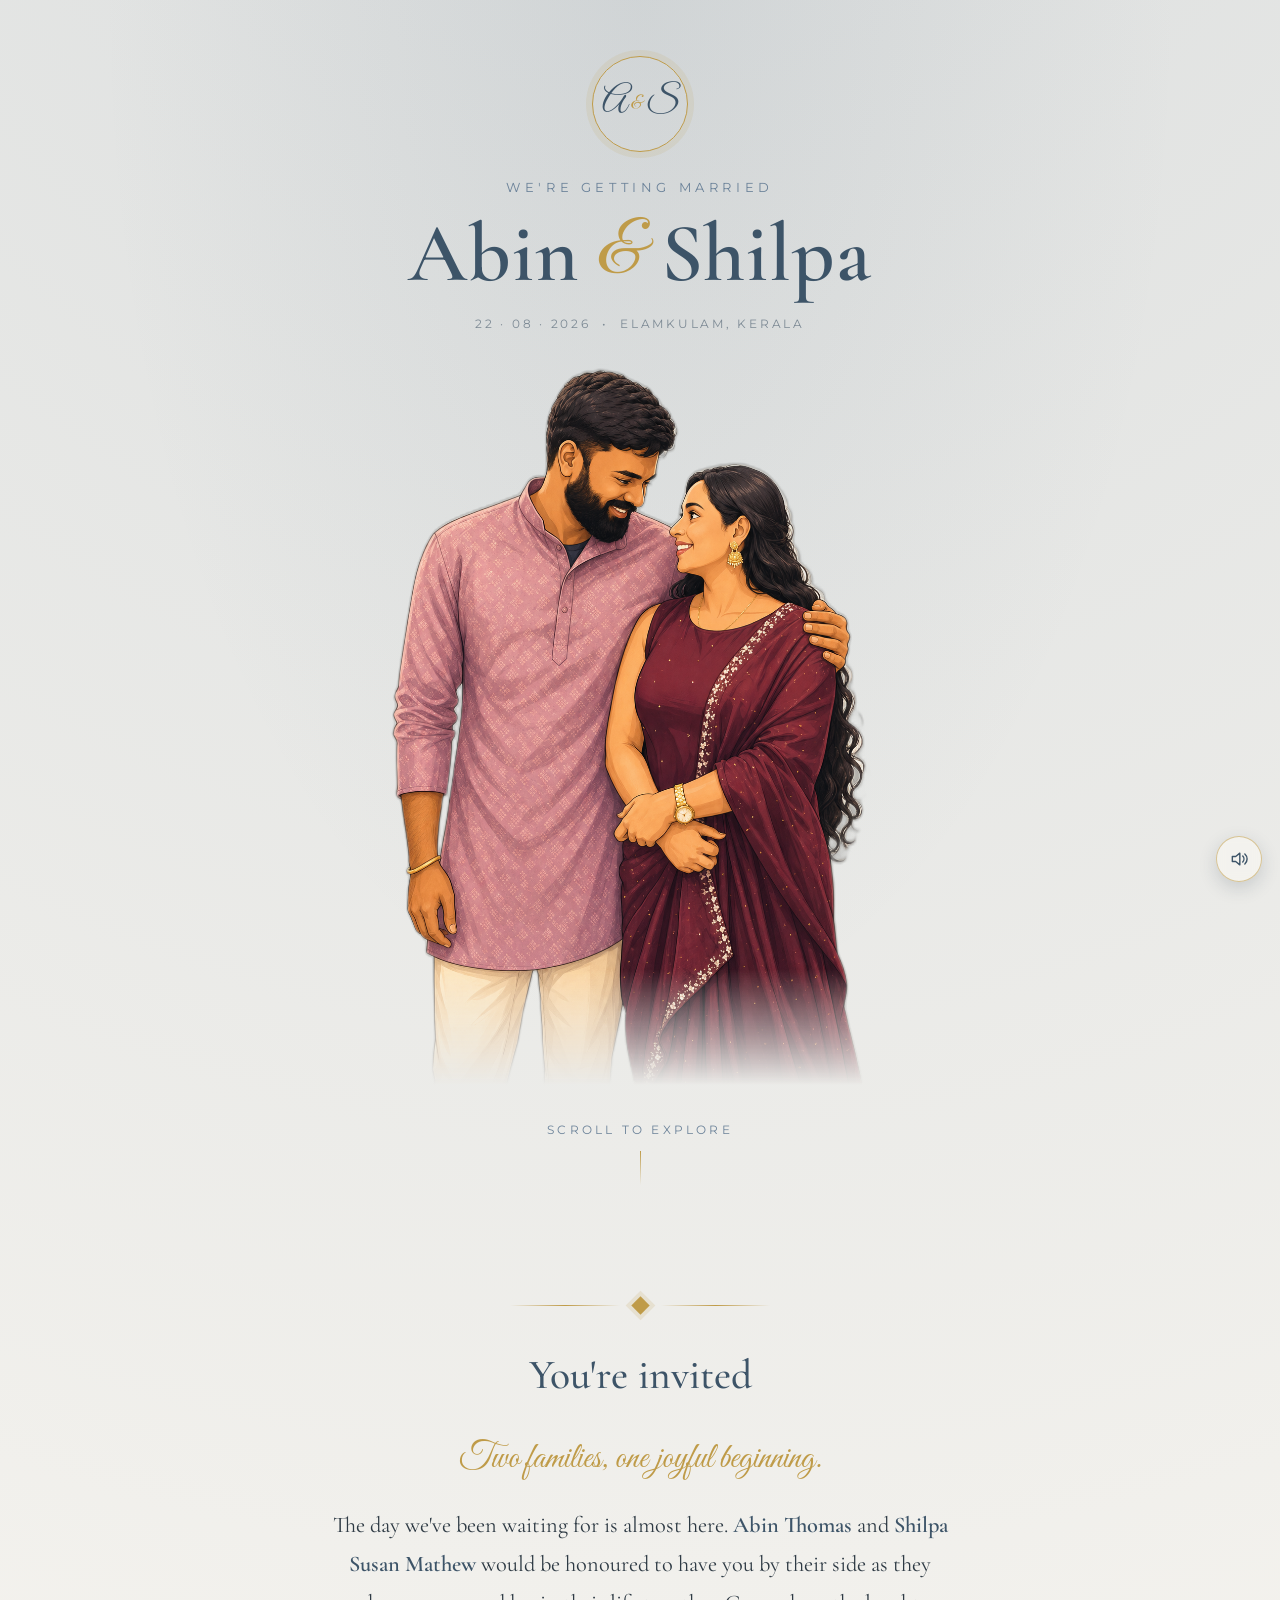
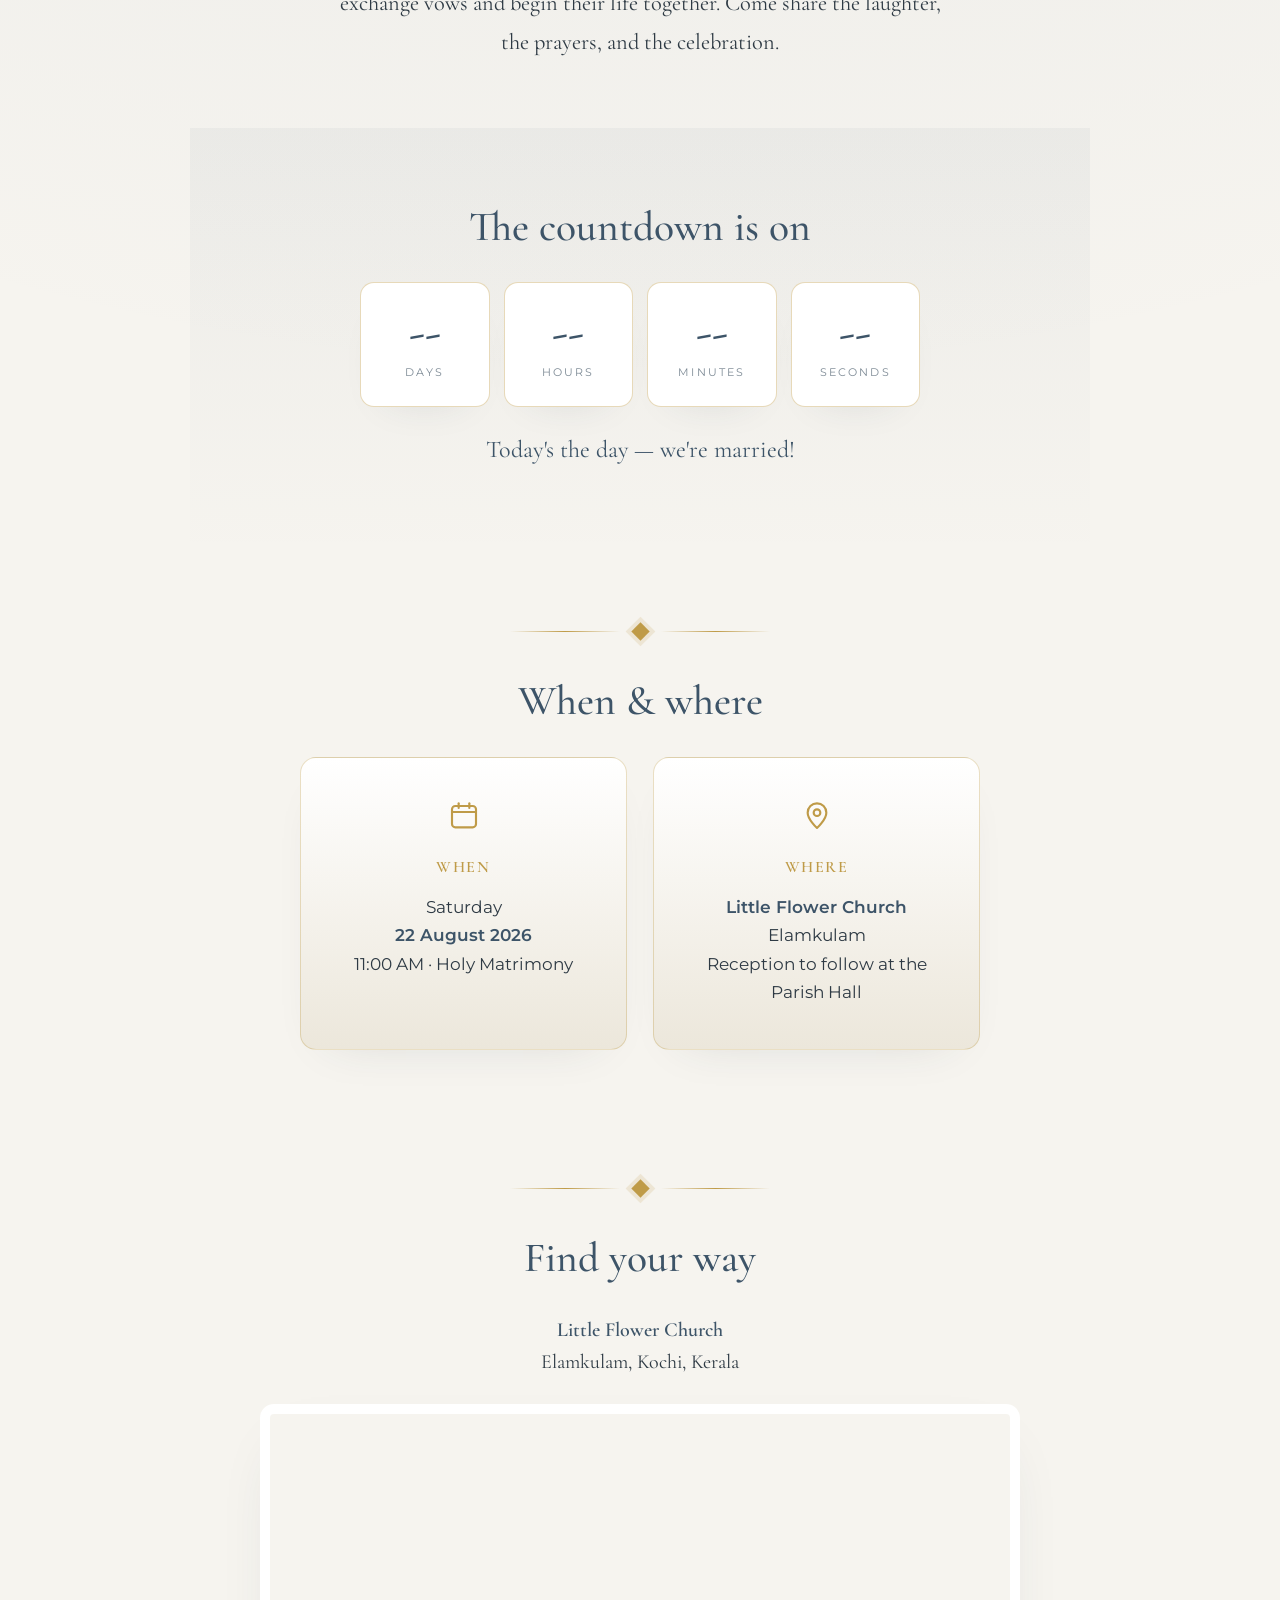
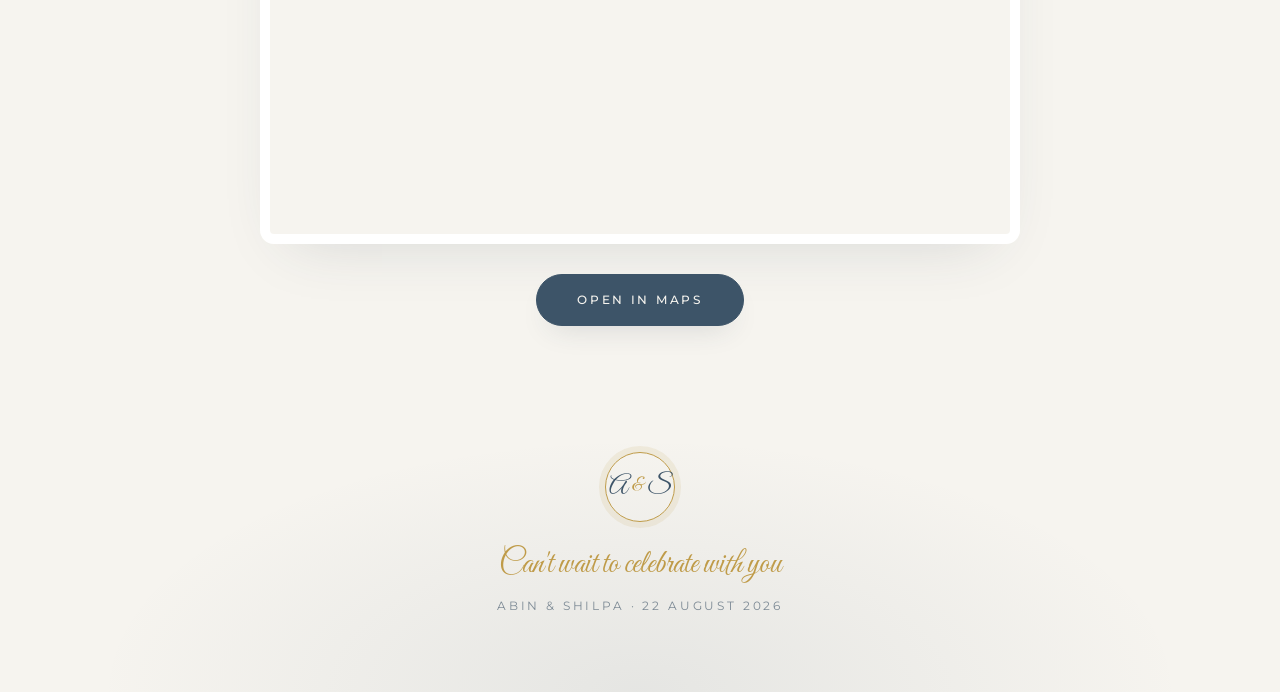
<file: index.html>
<!DOCTYPE html>
<html lang="en">
<head>
  <meta charset="UTF-8" />
  <meta name="viewport" content="width=device-width, initial-scale=1.0" />
  <title>Abin &amp; Shilpa &middot; We're Getting Married</title>
  <meta name="description" content="Abin Thomas and Shilpa Susan Mathew are getting married on 22 August 2026 at Little Flower Church, Elamkulam. Join us to celebrate." />

  <link rel="preconnect" href="https://fonts.googleapis.com" />
  <link rel="preconnect" href="https://fonts.gstatic.com" crossorigin />
  <link href="https://fonts.googleapis.com/css2?family=Cormorant+Garamond:ital,wght@0,400;0,500;0,600;1,400;1,500&family=Montserrat:wght@300;400;500;600&family=Great+Vibes&display=swap" rel="stylesheet" />

  <link rel="stylesheet" href="styles.css" />
</head>
<body>

  <!-- Decorative floating petals -->
  <div class="petals" aria-hidden="true"></div>

  <!-- Soft background music -->
  <!-- <audio id="bg-music" src="music.wav" loop preload="auto" autoplay></audio> -->
  <button id="music-toggle" class="music-toggle is-playing" type="button"
          aria-label="Toggle background music" aria-pressed="true">
    <svg class="music-toggle__on" viewBox="0 0 24 24" width="20" height="20" fill="none"
         stroke="currentColor" stroke-width="1.7" stroke-linecap="round" stroke-linejoin="round" aria-hidden="true">
      <path d="M4 9v6h4l5 4V5L8 9H4Z"></path>
      <path d="M16.5 8.5a5 5 0 0 1 0 7"></path>
      <path d="M19 6a8 8 0 0 1 0 12"></path>
    </svg>
    <svg class="music-toggle__off" viewBox="0 0 24 24" width="20" height="20" fill="none"
         stroke="currentColor" stroke-width="1.7" stroke-linecap="round" stroke-linejoin="round" aria-hidden="true">
      <path d="M4 9v6h4l5 4V5L8 9H4Z"></path>
      <line x1="16" y1="9" x2="21" y2="14"></line>
      <line x1="21" y1="9" x2="16" y2="14"></line>
    </svg>
  </button>

  <!-- ===== Hero ===== -->
  <header class="hero">
    <div class="hero__inner reveal">
      <div class="monogram" aria-hidden="true"><span>A</span><small>&amp;</small><span>S</span></div>

      <p class="hero__eyebrow">We're getting married</p>

      <div class="names">
        <h1 class="names__name">Abin</h1>
        <span class="names__amp">&amp;</span>
        <h1 class="names__name">Shilpa</h1>
      </div>

      <p class="hero__meta">22 &middot; 08 &middot; 2026 &nbsp;&bull;&nbsp; Elamkulam, Kerala</p>

      <figure class="hero__photo">
        <img src="couple-hero.png" alt="Illustration of Abin and Shilpa together" loading="eager" />
      </figure>

      <p class="hero__scroll" aria-hidden="true">Scroll to explore</p>
    </div>
  </header>

  <main>
    <!-- ===== Invitation note ===== -->
    <section class="section invite reveal" aria-label="Invitation">
      <div class="divider" aria-hidden="true">
        <span class="divider__line"></span>
        <span class="divider__leaf"></span>
        <span class="divider__line"></span>
      </div>
      <h2 class="section__title">You're invited</h2>
      <p class="invite__lead">Two families, one joyful beginning.</p>
      <p class="invite__text">
        The day we've been waiting for is almost here.
        <strong>Abin Thomas</strong> and <strong>Shilpa Susan Mathew</strong> would be honoured
        to have you by their side as they exchange vows and begin their life together.
        Come share the laughter, the prayers, and the celebration.
      </p>
    </section>

    <!-- ===== Countdown ===== -->
    <section class="section countdown reveal" aria-label="Countdown to the wedding">
      <h2 class="section__title">The countdown is on</h2>
      <div class="countdown__grid" id="countdown">
        <div class="countdown__unit"><span class="countdown__num" data-days>--</span><span class="countdown__label">Days</span></div>
        <div class="countdown__unit"><span class="countdown__num" data-hours>--</span><span class="countdown__label">Hours</span></div>
        <div class="countdown__unit"><span class="countdown__num" data-minutes>--</span><span class="countdown__label">Minutes</span></div>
        <div class="countdown__unit"><span class="countdown__num" data-seconds>--</span><span class="countdown__label">Seconds</span></div>
      </div>
      <p class="countdown__done" id="countdown-done" hidden>Today's the day &mdash; we're married!</p>
    </section>

    <!-- ===== When & where ===== -->
    <section class="section details reveal" aria-label="When and where">
      <div class="divider" aria-hidden="true">
        <span class="divider__line"></span>
        <span class="divider__leaf"></span>
        <span class="divider__line"></span>
      </div>
      <h2 class="section__title">When &amp; where</h2>
      <div class="details__grid">
        <div class="details__item">
          <span class="details__icon" aria-hidden="true">
            <svg viewBox="0 0 24 24" width="1em" height="1em" fill="none" stroke="currentColor" stroke-width="1.6" stroke-linecap="round" stroke-linejoin="round" role="img">
              <rect x="3" y="4.5" width="18" height="16" rx="2.5"></rect>
              <line x1="3" y1="9" x2="21" y2="9"></line>
              <line x1="8" y1="2.5" x2="8" y2="6"></line>
              <line x1="16" y1="2.5" x2="16" y2="6"></line>
            </svg>
          </span>
          <h3 class="details__heading">When</h3>
          <p class="details__text">Saturday<br /><strong>22 August 2026</strong><br />11:00 AM &middot; Holy Matrimony</p>
        </div>
        <div class="details__item">
          <span class="details__icon" aria-hidden="true">
            <svg viewBox="0 0 24 24" width="1em" height="1em" fill="none" stroke="currentColor" stroke-width="1.6" stroke-linecap="round" stroke-linejoin="round" role="img">
              <path d="M12 21s7-6.5 7-11.5a7 7 0 1 0-14 0C5 14.5 12 21 12 21Z"></path>
              <circle cx="12" cy="9.5" r="2.5"></circle>
            </svg>
          </span>
          <h3 class="details__heading">Where</h3>
          <p class="details__text"><strong>Little Flower Church</strong><br />Elamkulam<br />Reception to follow at the Parish Hall</p>
        </div>
      </div>
    </section>

    <!-- ===== Venue ===== -->
    <section class="section venue reveal" aria-label="Venue">
      <div class="divider" aria-hidden="true">
        <span class="divider__line"></span>
        <span class="divider__leaf"></span>
        <span class="divider__line"></span>
      </div>
      <h2 class="section__title">Find your way</h2>
      <p class="venue__place"><strong>Little Flower Church</strong><br />Elamkulam, Kochi, Kerala</p>
      <div class="map__frame">
        <iframe
          title="Map to Little Flower Church, Elamkulam"
          src="https://www.google.com/maps?q=Little+Flower+Church+Elamkulam&output=embed"
          loading="lazy"
          referrerpolicy="no-referrer-when-downgrade"
          allowfullscreen></iframe>
      </div>
      <a class="btn" href="https://www.google.com/maps/search/?api=1&query=Little+Flower+Church+Elamkulam" target="_blank" rel="noopener">Open in Maps</a>
    </section>
  </main>

  <!-- ===== Footer ===== -->
  <footer class="footer reveal">
    <div class="monogram monogram--sm" aria-hidden="true"><span>A</span><small>&amp;</small><span>S</span></div>
    <p class="footer__msg">Can't wait to celebrate with you</p>
    <p class="footer__date">Abin &amp; Shilpa &middot; 22 August 2026</p>
  </footer>

  <script src="script.js"></script>
</body>
</html>
</file>
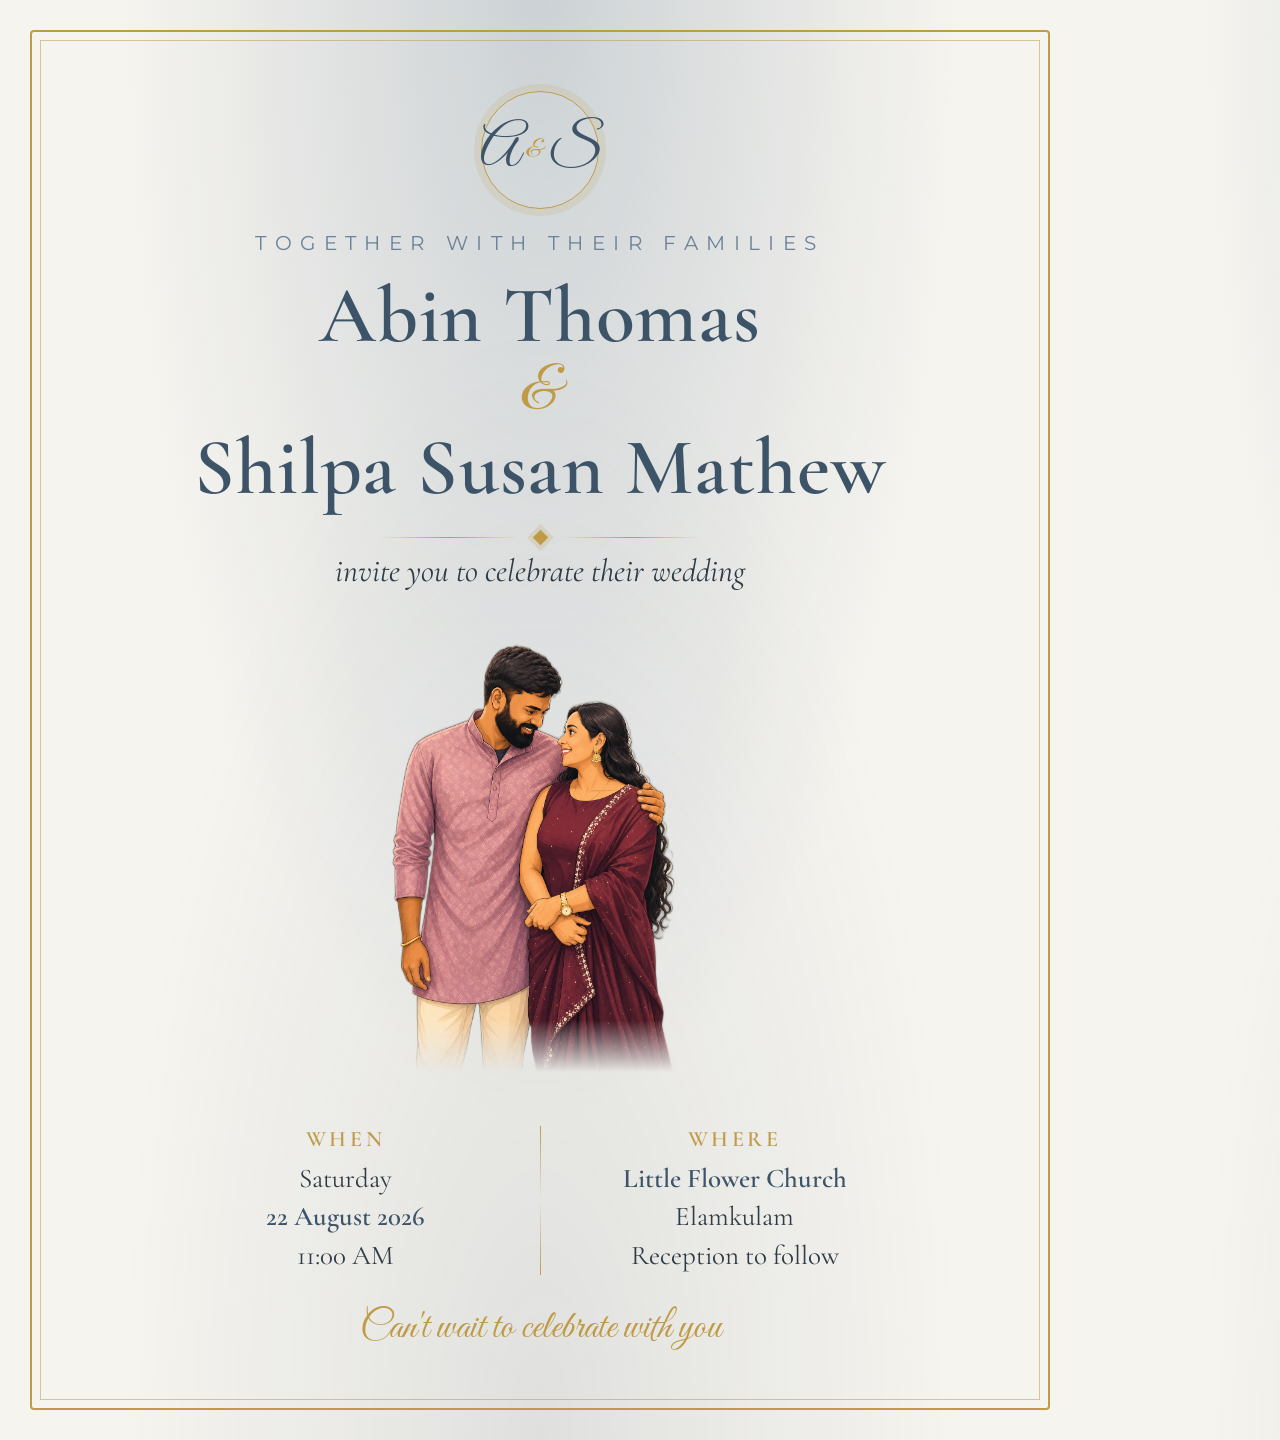
<file: invite-card.html>
<!DOCTYPE html>
<html lang="en">
<head>
<meta charset="UTF-8" />
<link rel="preconnect" href="https://fonts.googleapis.com" />
<link rel="preconnect" href="https://fonts.gstatic.com" crossorigin />
<link href="https://fonts.googleapis.com/css2?family=Cormorant+Garamond:ital,wght@0,400;0,500;0,600;1,400;1,500&family=Montserrat:wght@300;400;500;600&family=Great+Vibes&display=swap" rel="stylesheet" />
<style>
  :root {
    --blue: #3d5468;
    --blue-deep: #2b3d4d;
    --blue-mid: #6b8299;
    --blue-soft: #a9bccd;
    --gold: #bf9b48;
    --gold-soft: #e0c883;
    --ivory: #f6f4ef;
    --ivory-warm: #ece7db;
    --ink: #2e3a44;
    --muted: #7d8a95;
    --serif: "Cormorant Garamond", Georgia, serif;
    --script: "Great Vibes", cursive;
    --sans: "Montserrat", Arial, sans-serif;
  }
  * { box-sizing: border-box; margin: 0; padding: 0; }
  html, body { width: 1080px; height: 1440px; }
  body {
    font-family: var(--sans);
    color: var(--ink);
    background:
      radial-gradient(ellipse at 50% 0%, rgba(107, 130, 153, 0.30), transparent 55%),
      radial-gradient(ellipse at 50% 100%, rgba(61, 84, 104, 0.12), transparent 55%),
      var(--ivory);
  }
  .card { width: 1080px; height: 1440px; padding: 30px; }
  .frame {
    width: 100%;
    height: 100%;
    border: 2px solid var(--gold);
    border-radius: 4px;
    padding: 8px;
  }
  .inner {
    width: 100%;
    height: 100%;
    border: 1px solid rgba(191, 155, 72, 0.55);
    display: flex;
    flex-direction: column;
    align-items: center;
    text-align: center;
    padding: 50px 64px 46px;
  }
  .monogram {
    display: inline-flex;
    align-items: center;
    justify-content: center;
    gap: 6px;
    width: 118px;
    height: 118px;
    border: 1px solid var(--gold);
    border-radius: 50%;
    color: var(--blue);
    font-family: var(--script);
    box-shadow: 0 0 0 7px rgba(191,155,72,0.14);
    margin-bottom: 22px;
  }
  .monogram span { font-size: 56px; line-height: 1; }
  .monogram small { font-size: 26px; color: var(--gold); }
  .eyebrow {
    font-size: 20px;
    letter-spacing: 0.42em;
    text-transform: uppercase;
    color: var(--blue-mid);
    margin-bottom: 20px;
  }
  .names {
    display: flex;
    flex-direction: column;
    align-items: center;
    gap: 2px;
  }
  .names__name {
    font-family: var(--serif);
    font-weight: 600;
    color: var(--blue);
    font-size: 80px;
    line-height: 1.02;
    letter-spacing: 0.01em;
  }
  .names__amp {
    font-family: var(--script);
    font-size: 62px;
    color: var(--gold);
    line-height: 1;
    margin: 2px 0;
  }
  .divider {
    display: flex;
    align-items: center;
    justify-content: center;
    gap: 16px;
    width: 320px;
    margin: 24px 0 8px;
  }
  .divider__line { height: 1px; flex: 1; background: linear-gradient(90deg, transparent, var(--gold), transparent); }
  .divider__diamond { width: 11px; height: 11px; background: var(--gold); transform: rotate(45deg); box-shadow: 0 0 0 4px rgba(191,155,72,0.2); }
  .subtitle {
    font-family: var(--serif);
    font-style: italic;
    font-size: 32px;
    color: var(--ink);
  }
  .photo {
    flex: 1;
    display: flex;
    align-items: center;
    justify-content: center;
    width: 100%;
    min-height: 0;
    margin: 6px 0 4px;
  }
  .photo img {
    max-height: 430px;
    max-width: 76%;
    object-fit: contain;
    -webkit-mask-image: linear-gradient(to bottom, #000 88%, rgba(0,0,0,0) 100%);
    mask-image: linear-gradient(to bottom, #000 88%, rgba(0,0,0,0) 100%);
  }
  .details {
    display: flex;
    align-items: stretch;
    justify-content: center;
    gap: 44px;
    margin-top: 4px;
  }
  .details__col { flex: 0 0 300px; width: 300px; }
  .details__sep { width: 1px; background: linear-gradient(var(--gold), transparent, var(--gold)); }
  .details__label {
    font-family: var(--serif);
    font-weight: 600;
    letter-spacing: 0.16em;
    text-transform: uppercase;
    color: var(--gold);
    font-size: 22px;
    margin-bottom: 8px;
  }
  .details__text { font-family: var(--serif); font-size: 27px; line-height: 1.42; color: var(--ink); }
  .details__text strong { color: var(--blue); font-weight: 600; }
  .footer {
    margin-top: 28px;
    font-family: var(--script);
    font-size: 40px;
    color: var(--gold);
  }
</style>
</head>
<body>
  <div class="card">
    <div class="frame">
      <div class="inner">
        <div class="monogram"><span>A</span><small>&amp;</small><span>S</span></div>
        <p class="eyebrow">Together with their families</p>

        <div class="names">
          <div class="names__name">Abin Thomas</div>
          <span class="names__amp">&amp;</span>
          <div class="names__name">Shilpa Susan Mathew</div>
        </div>

        <div class="divider">
          <span class="divider__line"></span>
          <span class="divider__diamond"></span>
          <span class="divider__line"></span>
        </div>
        <p class="subtitle">invite you to celebrate their wedding</p>

        <div class="photo"><img src="couple-hero.png" alt="" /></div>

        <div class="details">
          <div class="details__col">
            <div class="details__label">When</div>
            <div class="details__text">Saturday<br /><strong>22 August 2026</strong><br />11:00 AM</div>
          </div>
          <div class="details__sep"></div>
          <div class="details__col">
            <div class="details__label">Where</div>
            <div class="details__text"><strong>Little Flower Church</strong><br />Elamkulam<br />Reception to follow</div>
          </div>
        </div>

        <p class="footer">Can't wait to celebrate with you</p>
      </div>
    </div>
  </div>
</body>
</html>
</file>
<file: styles.css>
:root {
  --blue: #3d5468;
  --blue-deep: #2b3d4d;
  --blue-mid: #6b8299;
  --blue-soft: #a9bccd;
  --gold: #bf9b48;
  --gold-soft: #e0c883;
  --ivory: #f6f4ef;
  --ivory-warm: #ece7db;
  --ink: #2e3a44;
  --muted: #7d8a95;
  --shadow: rgba(43, 61, 77, 0.18);

  --serif: "Cormorant Garamond", Georgia, serif;
  --script: "Great Vibes", "Cormorant Garamond", cursive;
  --sans: "Montserrat", "Helvetica Neue", Arial, sans-serif;
}

* { box-sizing: border-box; }

html { scroll-behavior: smooth; }

body {
  margin: 0;
  font-family: var(--sans);
  color: var(--ink);
  background:
    radial-gradient(circle at 50% -10%, rgba(107, 130, 153, 0.2), transparent 55%),
    var(--ivory);
  line-height: 1.6;
  overflow-x: hidden;
  -webkit-font-smoothing: antialiased;
}

img { max-width: 100%; display: block; }

/* ===== Reveal animation (progressive enhancement) ===== */
.js-enabled .reveal {
  opacity: 0;
  transform: translateY(28px);
  transition: opacity 1s ease, transform 1s ease;
}
.js-enabled .reveal.is-visible {
  opacity: 1;
  transform: none;
}
@media (prefers-reduced-motion: reduce) {
  .js-enabled .reveal { opacity: 1; transform: none; transition: none; }
  html { scroll-behavior: auto; }
}

/* ===== Monogram ===== */
.monogram {
  display: inline-flex;
  align-items: center;
  justify-content: center;
  gap: 4px;
  width: 96px;
  height: 96px;
  margin: 0 auto 26px;
  border: 1px solid var(--gold);
  border-radius: 50%;
  color: var(--blue);
  font-family: var(--script);
  box-shadow: 0 0 0 6px rgba(191, 155, 72, 0.12);
}
.monogram span { font-size: 2.2rem; line-height: 1; }
.monogram small { font-size: 1.1rem; color: var(--gold); }
.monogram--sm {
  width: 70px;
  height: 70px;
  margin-bottom: 18px;
}
.monogram--sm span { font-size: 1.6rem; }

/* ===== Divider ===== */
.divider {
  display: flex;
  align-items: center;
  justify-content: center;
  gap: 14px;
  margin: 0 auto 30px;
  max-width: 260px;
}
.divider__line {
  height: 1px;
  flex: 1;
  background: linear-gradient(90deg, transparent, var(--gold), transparent);
}
.divider__leaf {
  width: 13px;
  height: 13px;
  flex: 0 0 auto;
  background: var(--gold);
  transform: rotate(45deg);
  box-shadow: 0 0 0 4px rgba(191, 155, 72, 0.16);
}

/* ===== Hero ===== */
.hero {
  min-height: 100vh;
  display: flex;
  align-items: center;
  justify-content: center;
  padding: 56px 22px 48px;
  text-align: center;
  background:
    radial-gradient(ellipse at top, rgba(61, 84, 104, 0.09), transparent 60%);
}
.hero__inner { max-width: 760px; width: 100%; }

.hero__eyebrow {
  font-size: 0.8rem;
  letter-spacing: 0.36em;
  text-transform: uppercase;
  color: var(--blue-mid);
  margin: 0 0 14px;
}

.names {
  display: flex;
  align-items: center;
  justify-content: center;
  gap: 18px;
  flex-wrap: wrap;
}
.names__name {
  font-family: var(--serif);
  font-weight: 600;
  color: var(--blue);
  font-size: clamp(2.6rem, 11vw, 5.2rem);
  line-height: 1;
  margin: 0;
  letter-spacing: 0.01em;
}
.names__amp {
  font-family: var(--script);
  font-size: clamp(2.6rem, 10vw, 4.6rem);
  color: var(--gold);
  line-height: 1;
}

.hero__meta {
  font-family: var(--sans);
  font-weight: 400;
  letter-spacing: 0.22em;
  text-transform: uppercase;
  font-size: 0.78rem;
  color: var(--muted);
  margin: 18px 0 30px;
}

.hero__photo {
  margin: 4px auto 0;
  max-width: 500px;
  padding: 0;
  background: none;
  border: 0;
  box-shadow: none;
}
.hero__photo img {
  width: 100%;
  height: auto;
  -webkit-mask-image: linear-gradient(to bottom, #000 84%, rgba(0, 0, 0, 0) 100%);
  mask-image: linear-gradient(to bottom, #000 84%, rgba(0, 0, 0, 0) 100%);
}

.hero__scroll {
  margin: 36px 0 0;
  font-size: 0.72rem;
  letter-spacing: 0.28em;
  text-transform: uppercase;
  color: var(--blue-mid);
  position: relative;
}
.hero__scroll::after {
  content: "";
  display: block;
  width: 1px;
  height: 34px;
  margin: 12px auto 0;
  background: linear-gradient(var(--gold), transparent);
  animation: scrollPulse 2.2s ease-in-out infinite;
}
@keyframes scrollPulse {
  0%, 100% { opacity: 0.3; transform: scaleY(0.6); }
  50% { opacity: 1; transform: scaleY(1); }
}

/* ===== Sections ===== */
.section {
  max-width: 900px;
  margin: 0 auto;
  padding: 66px 22px;
  text-align: center;
}
.section__title {
  font-family: var(--serif);
  font-weight: 500;
  font-size: clamp(1.7rem, 5.4vw, 2.6rem);
  color: var(--blue);
  margin: 0 0 22px;
}

/* ===== Invitation note ===== */
.invite__lead {
  font-family: var(--script);
  font-size: clamp(1.6rem, 5vw, 2.2rem);
  color: var(--gold);
  margin: 0 0 18px;
}
.invite__text {
  max-width: 620px;
  margin: 0 auto;
  font-family: var(--serif);
  font-size: clamp(1.1rem, 3vw, 1.4rem);
  color: var(--ink);
  line-height: 1.75;
}
.invite__text strong { color: var(--blue); font-weight: 600; }

/* ===== Countdown ===== */
.countdown {
  background: linear-gradient(180deg, rgba(61, 84, 104, 0.05), transparent);
}
.countdown__grid {
  display: grid;
  grid-template-columns: repeat(4, 1fr);
  gap: 14px;
  max-width: 560px;
  margin: 0 auto;
}
.countdown__unit {
  background: #fff;
  border: 1px solid rgba(191, 155, 72, 0.38);
  border-radius: 14px;
  padding: 24px 8px;
  box-shadow: 0 18px 44px -30px var(--shadow);
}
.countdown__num {
  display: block;
  font-family: var(--serif);
  font-weight: 600;
  font-size: clamp(1.9rem, 7vw, 3.1rem);
  color: var(--blue);
  line-height: 1;
  font-variant-numeric: tabular-nums;
}
.countdown__label {
  display: block;
  margin-top: 8px;
  font-size: 0.66rem;
  letter-spacing: 0.2em;
  text-transform: uppercase;
  color: var(--muted);
}
.countdown__done {
  font-family: var(--serif);
  font-size: 1.5rem;
  color: var(--blue);
  margin-top: 24px;
}

/* ===== When & where (details cards) ===== */
.details__grid {
  display: grid;
  grid-template-columns: repeat(2, 1fr);
  gap: 26px;
  max-width: 680px;
  margin: 0 auto;
}
.details__item {
  background: linear-gradient(180deg, #fff, var(--ivory-warm));
  border: 1px solid rgba(191, 155, 72, 0.32);
  border-radius: 16px;
  padding: 42px 28px;
  box-shadow: 0 18px 48px -32px var(--shadow);
}
.details__icon {
  font-size: 2rem;
  display: inline-flex;
  color: var(--gold);
}
.details__heading {
  font-family: var(--serif);
  font-weight: 600;
  letter-spacing: 0.1em;
  color: var(--gold);
  text-transform: uppercase;
  font-size: 1rem;
  margin: 16px 0 12px;
}
.details__text { margin: 0; font-size: 1.05rem; line-height: 1.7; }
.details__text strong { color: var(--blue); font-weight: 600; }

/* ===== Venue ===== */
.venue__place {
  font-family: var(--serif);
  font-size: 1.25rem;
  color: var(--ink);
  margin: 0 0 26px;
}
.venue__place strong { color: var(--blue); font-weight: 600; }
.map__frame {
  max-width: 760px;
  margin: 0 auto 30px;
  border: 10px solid #fff;
  border-radius: 14px;
  overflow: hidden;
  box-shadow: 0 24px 60px -30px var(--shadow);
}
.map__frame iframe {
  width: 100%;
  height: 420px;
  border: 0;
  display: block;
}

.btn {
  display: inline-block;
  font-family: var(--sans);
  font-size: 0.78rem;
  font-weight: 500;
  letter-spacing: 0.22em;
  text-transform: uppercase;
  color: var(--ivory);
  background: var(--blue);
  padding: 15px 40px;
  border-radius: 40px;
  text-decoration: none;
  border: 1px solid var(--blue);
  transition: background 0.3s ease, transform 0.3s ease, box-shadow 0.3s ease;
  box-shadow: 0 14px 30px -14px var(--shadow);
}
.btn:hover {
  background: var(--blue-deep);
  transform: translateY(-2px);
  box-shadow: 0 18px 36px -14px var(--shadow);
}

/* ===== Footer ===== */
.footer {
  text-align: center;
  padding: 60px 22px 76px;
  background:
    radial-gradient(ellipse at bottom, rgba(61, 84, 104, 0.09), transparent 60%);
}
.footer__msg {
  font-family: var(--script);
  color: var(--gold);
  margin: 0 0 6px;
  font-size: clamp(1.5rem, 5vw, 2rem);
}
.footer__date {
  font-family: var(--sans);
  letter-spacing: 0.24em;
  font-size: 0.74rem;
  text-transform: uppercase;
  color: var(--muted);
  margin: 4px 0 0;
}

/* ===== Floating petals ===== */
.petals {
  position: fixed;
  inset: 0;
  pointer-events: none;
  z-index: 5;
  overflow: hidden;
}
.petals span {
  position: absolute;
  top: -8%;
  width: 12px;
  height: 12px;
  background: var(--blue-soft);
  opacity: 0.5;
  -webkit-mask: url("data:image/svg+xml,%3Csvg xmlns='http://www.w3.org/2000/svg' viewBox='0 0 24 24'%3E%3Cpath d='M12 2C6 7 4 12 4 16c0 4 3 6 8 6s8-2 8-6c0-4-2-9-8-14Z'/%3E%3C/svg%3E") center / contain no-repeat;
  mask: url("data:image/svg+xml,%3Csvg xmlns='http://www.w3.org/2000/svg' viewBox='0 0 24 24'%3E%3Cpath d='M12 2C6 7 4 12 4 16c0 4 3 6 8 6s8-2 8-6c0-4-2-9-8-14Z'/%3E%3C/svg%3E") center / contain no-repeat;
  animation: fall linear infinite;
}
@keyframes fall {
  0% { transform: translateY(-10vh) rotate(-12deg); opacity: 0; }
  10% { opacity: 0.65; }
  50% { transform: translateY(50vh) rotate(8deg); }
  100% { transform: translateY(110vh) rotate(-6deg); opacity: 0; }
}
@media (prefers-reduced-motion: reduce) {
  .petals { display: none; }
}

/* ===== Music toggle ===== */
.music-toggle {
  position: fixed;
  right: 18px;
  bottom: 18px;
  z-index: 40;
  width: 46px;
  height: 46px;
  display: inline-flex;
  align-items: center;
  justify-content: center;
  border-radius: 50%;
  border: 1px solid rgba(191, 155, 72, 0.55);
  background: rgba(246, 244, 239, 0.82);
  color: var(--blue);
  box-shadow: 0 6px 18px var(--shadow);
  cursor: pointer;
  backdrop-filter: blur(4px);
  -webkit-backdrop-filter: blur(4px);
  transition: transform 0.2s ease, box-shadow 0.2s ease, color 0.2s ease;
}
.music-toggle:hover {
  transform: translateY(-2px);
  color: var(--gold);
}
.music-toggle:focus-visible {
  outline: 2px solid var(--gold);
  outline-offset: 2px;
}
.music-toggle svg { display: none; }
.music-toggle .music-toggle__off { display: block; }
.music-toggle.is-playing .music-toggle__off { display: none; }
.music-toggle.is-playing .music-toggle__on { display: block; }
.music-toggle.is-playing {
  animation: musicPulse 2.4s ease-in-out infinite;
}
@keyframes musicPulse {
  0%, 100% { box-shadow: 0 6px 18px var(--shadow); }
  50% { box-shadow: 0 6px 22px rgba(191, 155, 72, 0.5); }
}
@media (prefers-reduced-motion: reduce) {
  .music-toggle.is-playing { animation: none; }
}

/* ===== Responsive ===== */
@media (max-width: 640px) {
  .countdown__grid { gap: 10px; }
  .countdown__unit { padding: 18px 4px; }
  .map__frame iframe { height: 340px; }
  .names { gap: 12px; }
}
@media (max-width: 430px) {
  .details__grid { grid-template-columns: 1fr; }
}
</file>
